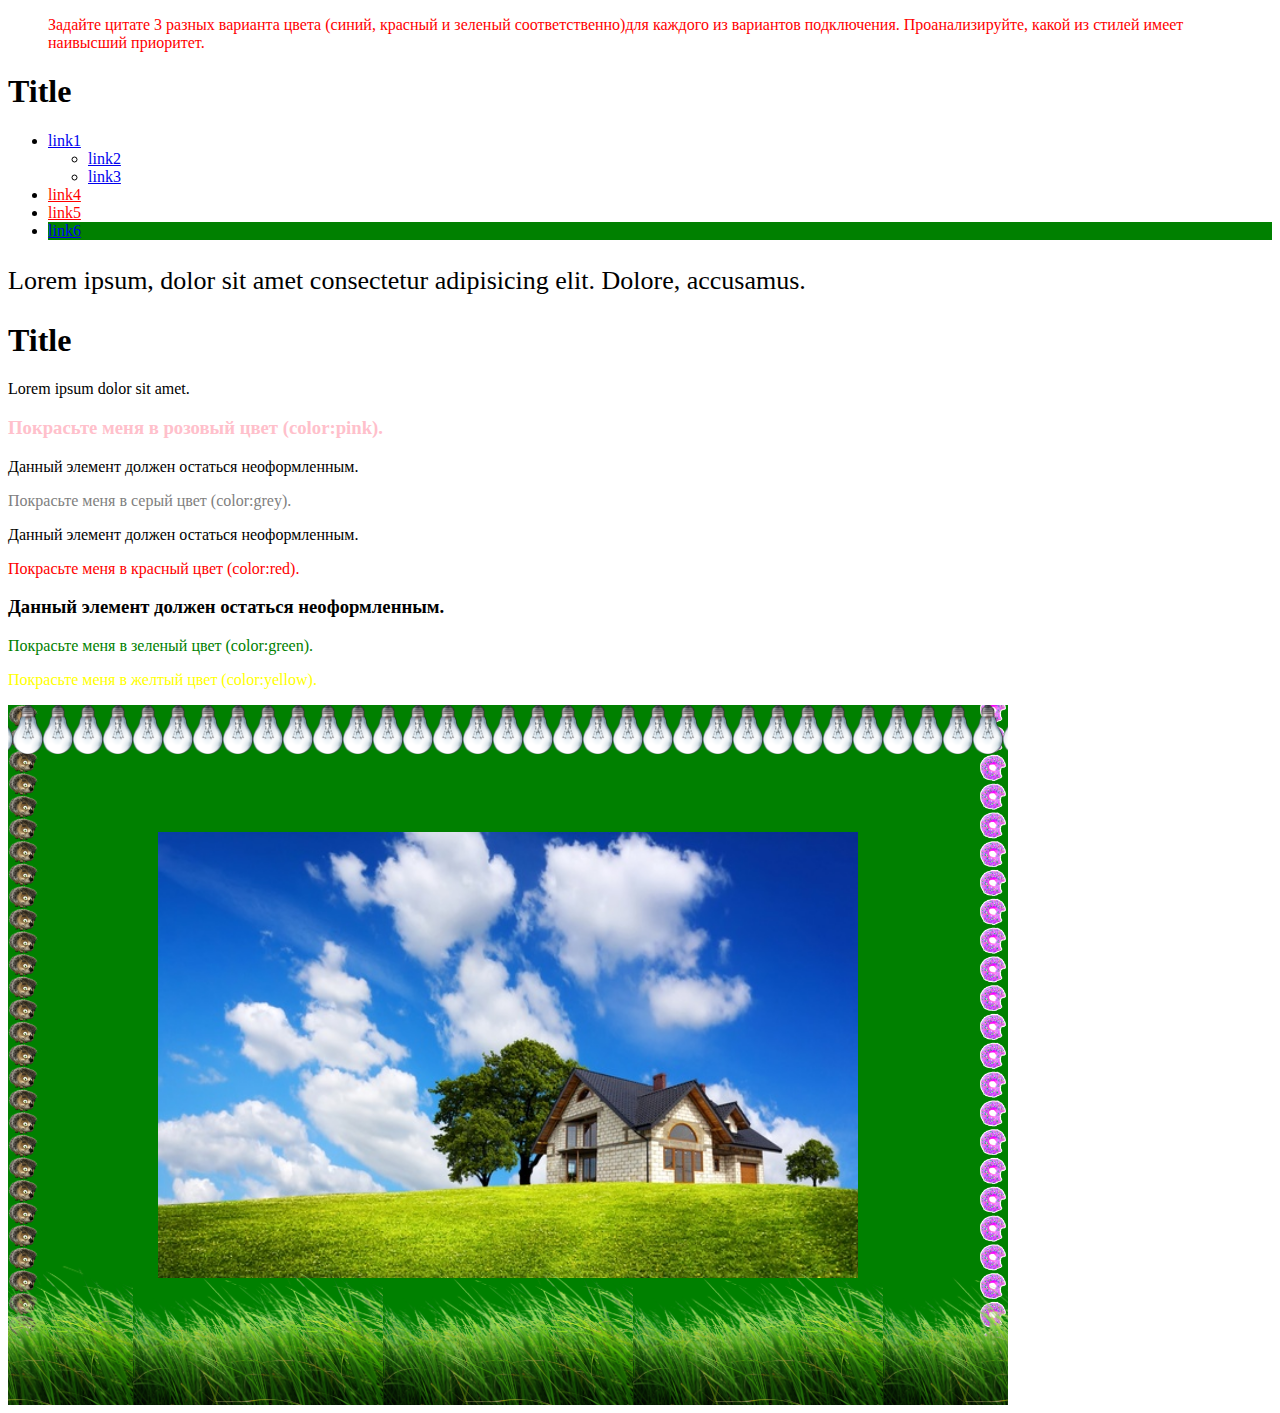
<file: HW2/Markup/index.html>
<!DOCTYPE html>
<html lang="en">

<head>
    <meta charset="UTF-8">
    <meta http-equiv="X-UA-Compatible" content="IE=edge">
    <meta name="viewport" content="width=device-width, initial-scale=1.0">
    <title>Document</title>
    <link rel="stylesheet" href="css/style.css">
    <style>
        blockquote {
            color: blue;
        }
    </style>
</head>

<body>
    <!-- задание 1 -->
    <blockquote style="color: red;">
        <p>Задайте цитате 3 разных варианта цвета (синий, красный и зеленый соответственно)для каждого из вариантов
            подключения. Проанализируйте, какой из стилей имеет наивысший приоритет.</p>
    </blockquote>
    <!-- задание 2 -->
    <div class="holder">
        <h1>Title</h1>
        <ul class="list">
            <li>
                <a href="#">link1</a>
                <ul>
                    <li><a href="#">link2</a></li>
                    <li><a href="#">link3</a></li>
                </ul>
            </li>
            <li><a href="https://www.youtube.com/">link4</a></li>
            <li><a href="https://validator.w3.org/">link5</a></li>
            <li><a href="#">link6</a></li>
        </ul>
        <p>Lorem ipsum, dolor sit amet consectetur adipisicing elit. Dolore, accusamus.</p>
        <h1>Title</h1>
        <p>Lorem ipsum dolor sit amet.</p>
    </div>
    <!-- задание 3 -->
    <div class="text-box">
        <h3>Покрасьте меня в розовый цвет (color:pink).</h3>
        <p>Данный элемент должен остаться неоформленным.</p>
        <p id='greycol'>Покрасьте меня в серый цвет (color:grey).</p>
        <div>Данный элемент должен остаться неоформленным.</div>
        <div>
            <p>Покрасьте меня в красный цвет (color:red).</p>
        </div>
        <h3>Данный элемент должен остаться неоформленным.</h3>
        <p>Покрасьте меня в зеленый цвет (color:green).</p>
        <p class='yellow'>Покрасьте меня в желтый цвет (color:yellow).</p>
    </div>
    <!-- задание 4 -->
    <div class="bg-box"></div>

</body>

</html>
</file>
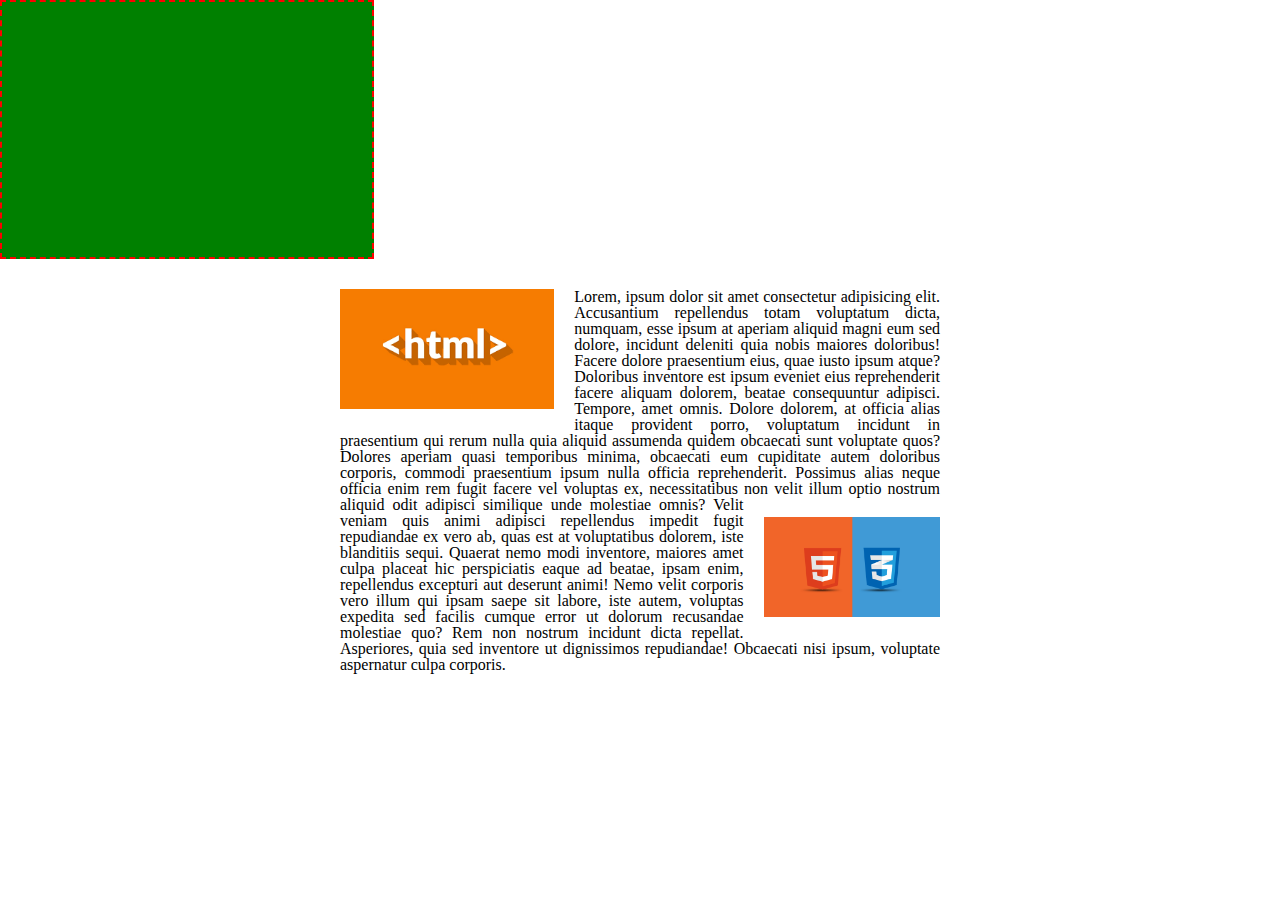
<file: HW3/Markup/index.html>
<!DOCTYPE html>
<html lang="en">
<head>
    <meta charset="UTF-8">
    <meta http-equiv="X-UA-Compatible" content="IE=edge">
    <meta name="viewport" content="width=device-width, initial-scale=1.0">
    <title>Document</title>
    <link rel="stylesheet" href="css/reset.css">
    <link rel="stylesheet" href="css/style.css">
</head>
<body>
    <div class="element"></div>
    <div class="text">
        <img src="images/img-01.png" alt="img-01">
        <p>Lorem, ipsum dolor sit amet consectetur adipisicing elit. Accusantium repellendus totam voluptatum dicta, numquam, esse ipsum at aperiam aliquid magni eum sed dolore, incidunt deleniti quia nobis maiores doloribus! Facere dolore praesentium eius, quae iusto ipsum atque? Doloribus inventore est ipsum eveniet eius reprehenderit facere aliquam dolorem, beatae consequuntur adipisci. Tempore, amet omnis. Dolore dolorem, at officia alias itaque provident porro, voluptatum incidunt in praesentium qui rerum nulla quia aliquid assumenda quidem obcaecati sunt voluptate quos? Dolores aperiam quasi temporibus minima, obcaecati eum cupiditate autem doloribus corporis, commodi praesentium ipsum nulla officia reprehenderit. Possimus alias neque officia enim rem fugit facere vel voluptas ex, necessitatibus non velit illum optio nostrum aliquid odit adipisci similique unde molestiae omnis? <img src="images/img-02.png" alt="img-02"> Velit veniam quis animi adipisci repellendus impedit fugit repudiandae ex vero ab, quas est at voluptatibus dolorem, iste blanditiis sequi. Quaerat nemo modi inventore, maiores amet culpa placeat hic perspiciatis eaque ad beatae, ipsam enim, repellendus excepturi aut deserunt animi! Nemo velit corporis vero illum qui ipsam saepe sit labore, iste autem, voluptas expedita sed facilis cumque error ut dolorum recusandae molestiae quo? Rem non nostrum incidunt dicta repellat. Asperiores, quia sed inventore ut dignissimos repudiandae! Obcaecati nisi ipsum, voluptate aspernatur culpa corporis.</p>
    </div>
</body>
</html>
</file>
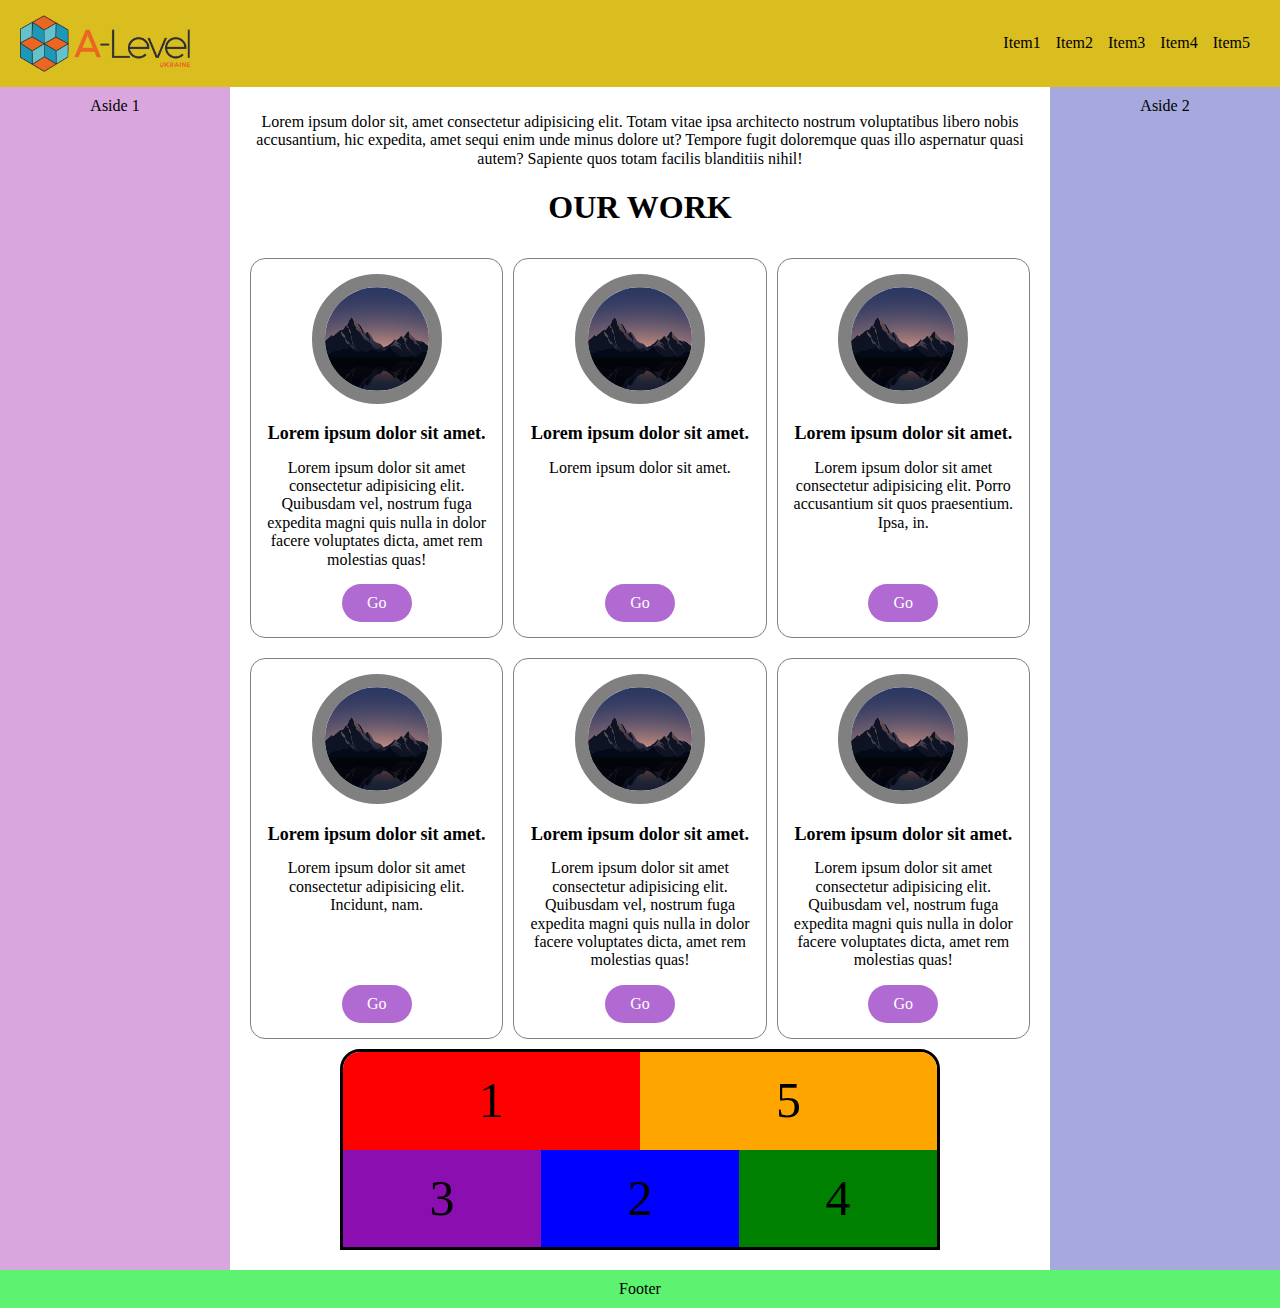
<file: HW5/Markup/index.html>
<!DOCTYPE html>
<html lang="en">
<head>
    <meta charset="UTF-8">
    <meta http-equiv="X-UA-Compatible" content="IE=edge">
    <meta name="viewport" content="width=device-width, initial-scale=1.0">
    <title>Document</title>
    <link rel="stylesheet" href="css/main.css">
</head>
<body>
    <div class="wrapper" id="wrapper">
        <header id="header">
            <div class="logo">
                <a href="#" class="logo__link">
                    <img class="logo__img" src="images/logo.png" alt="logo">
                </a>
            </div>
            <nav>
                <ul class="menu">
                    <li><a class="menu__nav" href="#">Item1</a></li>
                    <li><a class="menu__nav" href="#">Item2</a></li>
                    <li><a class="menu__nav" href="#">Item3</a></li>
                    <li><a class="menu__nav" href="#">Item4</a></li>
                    <li><a class="menu__nav" href="#">Item5</a></li>
                </ul>
            </nav>
        </header>
        <main id="main">
            <section class="content">
                <p>Lorem ipsum dolor sit, amet consectetur adipisicing elit. Totam vitae ipsa architecto nostrum voluptatibus libero nobis accusantium, hic expedita, amet sequi enim unde minus dolore ut? Tempore fugit doloremque quas illo aspernatur quasi autem? Sapiente quos totam facilis blanditiis nihil!</p>
                <h1>Our work</h1>
                <div class="cards">
                    <div class="cards__item">
                        <div class="card">
                            <div class="card__img-wrap">
                                <img class="card__img" src="images/card-logo.jpg" alt="card-logo">
                            </div>
                            <h2 class="card__title">Lorem ipsum dolor sit amet.</h2>
                            <div class="card__text">Lorem ipsum dolor sit amet consectetur adipisicing elit. Quibusdam vel, nostrum fuga expedita magni quis nulla in dolor facere voluptates dicta, amet rem molestias quas!</div>
                            <a href="#" class="card__btn">Go</a>
                        </div>
                    </div>
                    <div class="cards__item">
                        <div class="card">
                            <div class="card__img-wrap">
                                <img class="card__img" src="images/card-logo.jpg" alt="card-logo">
                            </div>
                            <h2 class="card__title">Lorem ipsum dolor sit amet.</h2>
                            <div class="card__text">Lorem ipsum dolor sit amet.</div>
                            <a href="#" class="card__btn">Go</a>
                        </div>
                    </div>
                    <div class="cards__item">
                        <div class="card">
                            <div class="card__img-wrap">
                                <img class="card__img" src="images/card-logo.jpg" alt="card-logo">
                            </div>
                            <h2 class="card__title">Lorem ipsum dolor sit amet.</h2>
                            <div class="card__text">Lorem ipsum dolor sit amet consectetur adipisicing elit. Porro accusantium sit quos praesentium. Ipsa, in.</div>
                            <a href="#" class="card__btn">Go</a>
                        </div>
                    </div>
                    <div class="cards__item">
                        <div class="card">
                            <div class="card__img-wrap">
                                <img class="card__img" src="images/card-logo.jpg" alt="card-logo">
                            </div>
                            <h2 class="card__title">Lorem ipsum dolor sit amet.</h2>
                            <div class="card__text">Lorem ipsum dolor sit amet consectetur adipisicing elit. Incidunt, nam.</div>
                            <a href="#" class="card__btn">Go</a>
                        </div>
                    </div>
                    <div class="cards__item">
                        <div class="card">
                            <div class="card__img-wrap">
                                <img class="card__img" src="images/card-logo.jpg" alt="card-logo">
                            </div>
                            <h2 class="card__title">Lorem ipsum dolor sit amet.</h2>
                            <div class="card__text">Lorem ipsum dolor sit amet consectetur adipisicing elit. Quibusdam vel, nostrum fuga expedita magni quis nulla in dolor facere voluptates dicta, amet rem molestias quas!</div>
                            <a href="#" class="card__btn">Go</a>
                        </div>
                    </div>
                    <div class="cards__item">
                        <div class="card">
                            <div class="card__img-wrap">
                                <img class="card__img" src="images/card-logo.jpg" alt="card-logo">
                            </div>
                            <h2 class="card__title">Lorem ipsum dolor sit amet.</h2>
                            <div class="card__text">Lorem ipsum dolor sit amet consectetur adipisicing elit. Quibusdam vel, nostrum fuga expedita magni quis nulla in dolor facere voluptates dicta, amet rem molestias quas!</div>
                            <a href="#" class="card__btn">Go</a>
                        </div>
                    </div>
                </div>
                <!-- задание 3 -->
                <div class="holder">
                    <div class="item">1</div>
                    <div class="item">2</div>
                    <div class="item">3</div>
                    <div class="item">4</div>
                    <div class="item">5</div>
                </div>
            </section>
            <aside class="sidebar">Aside 1</aside>
            <aside class="sidebar">Aside 2</aside>
        </main>
        <footer id="footer">Footer</footer>
    </div>
</body>
</html>
</file>
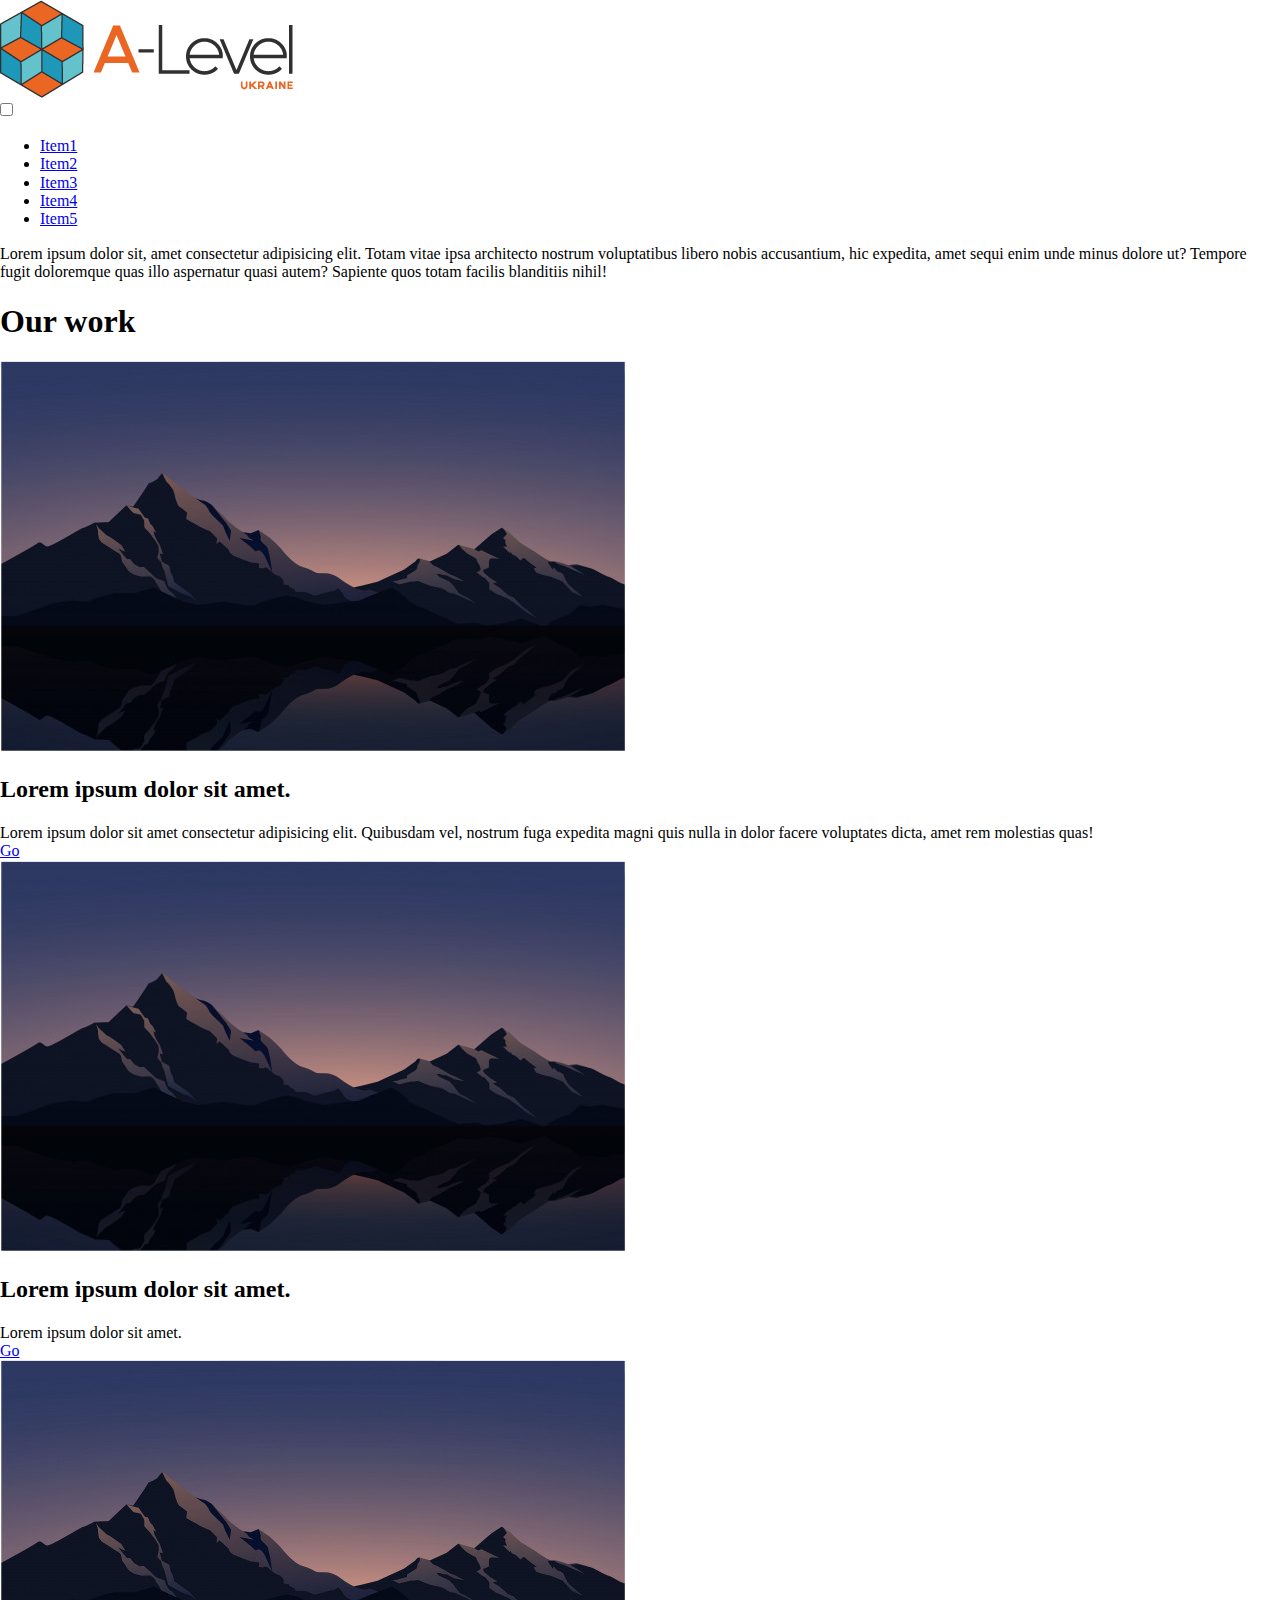
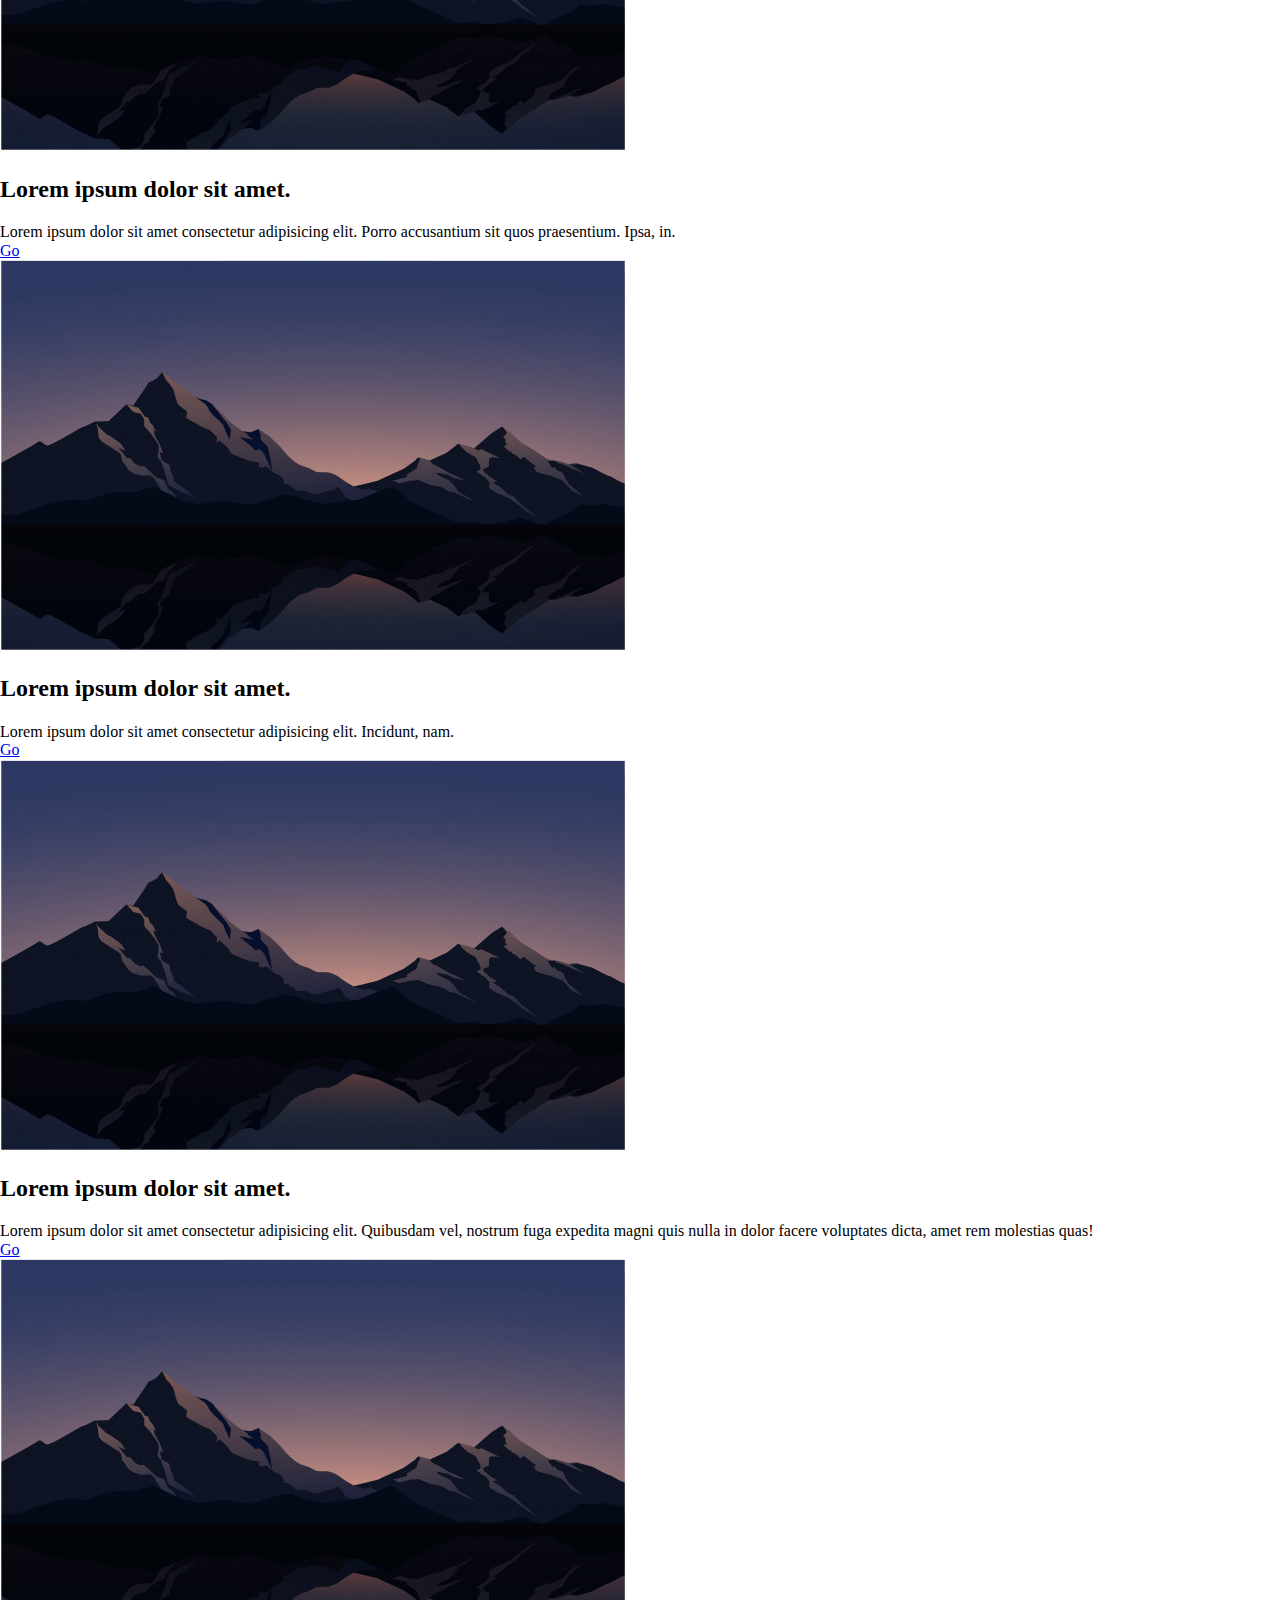
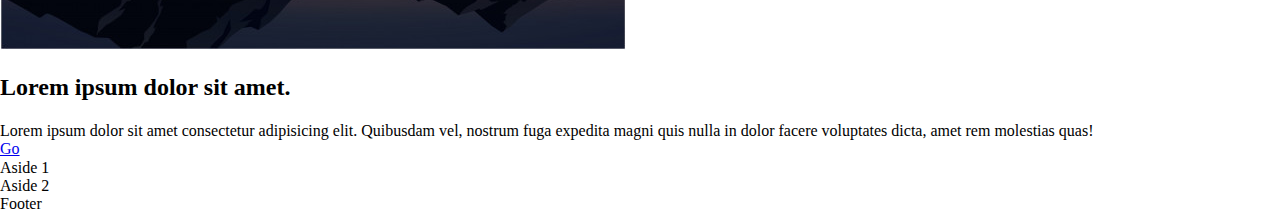
<file: HW6/Markup/index.html>
<!DOCTYPE html>
<html lang="en">
<head>
    <meta charset="UTF-8">
    <meta http-equiv="X-UA-Compatible" content="IE=edge">
    <meta name="viewport" content="width=device-width, initial-scale=1.0">
    <title>Document</title>
    <link rel="stylesheet" href="css/main.css">
</head>
<body>
    <div class="wrapper" id="wrapper">
        <header id="header">
            <div class="logo">
                <a href="#" class="logo__link">
                    <img class="logo__img" src="images/logo.png" alt="logo">
                </a>
            </div>
            <nav>
                <input id="opener-menu" type="checkbox">
                <label class="opener-menu" for="opener-menu">
                    <span></span>
                </label>
                <ul class="menu">
                    <li><a class="menu__nav" href="#">Item1</a></li>
                    <li><a class="menu__nav" href="#">Item2</a></li>
                    <li><a class="menu__nav" href="#">Item3</a></li>
                    <li><a class="menu__nav" href="#">Item4</a></li>
                    <li><a class="menu__nav" href="#">Item5</a></li>
                </ul>
            </nav>
        </header>
        <main id="main">
            <section class="content">
                <p>Lorem ipsum dolor sit, amet consectetur adipisicing elit. Totam vitae ipsa architecto nostrum voluptatibus libero nobis accusantium, hic expedita, amet sequi enim unde minus dolore ut? Tempore fugit doloremque quas illo aspernatur quasi autem? Sapiente quos totam facilis blanditiis nihil!</p>
                <h1>Our work</h1>
                <div class="cards">
                    <div class="cards__item">
                        <div class="card">
                            <div class="card__img-wrap">
                                <img class="card__img" src="images/card-logo.jpg" alt="card-logo">
                            </div>
                            <h2 class="card__title">Lorem ipsum dolor sit amet.</h2>
                            <div class="card__text">Lorem ipsum dolor sit amet consectetur adipisicing elit. Quibusdam vel, nostrum fuga expedita magni quis nulla in dolor facere voluptates dicta, amet rem molestias quas!</div>
                            <a href="#" class="card__btn">Go</a>
                        </div>
                    </div>
                    <div class="cards__item">
                        <div class="card">
                            <div class="card__img-wrap">
                                <img class="card__img" src="images/card-logo.jpg" alt="card-logo">
                            </div>
                            <h2 class="card__title">Lorem ipsum dolor sit amet.</h2>
                            <div class="card__text">Lorem ipsum dolor sit amet.</div>
                            <a href="#" class="card__btn">Go</a>
                        </div>
                    </div>
                    <div class="cards__item">
                        <div class="card">
                            <div class="card__img-wrap">
                                <img class="card__img" src="images/card-logo.jpg" alt="card-logo">
                            </div>
                            <h2 class="card__title">Lorem ipsum dolor sit amet.</h2>
                            <div class="card__text">Lorem ipsum dolor sit amet consectetur adipisicing elit. Porro accusantium sit quos praesentium. Ipsa, in.</div>
                            <a href="#" class="card__btn">Go</a>
                        </div>
                    </div>
                    <div class="cards__item">
                        <div class="card">
                            <div class="card__img-wrap">
                                <img class="card__img" src="images/card-logo.jpg" alt="card-logo">
                            </div>
                            <h2 class="card__title">Lorem ipsum dolor sit amet.</h2>
                            <div class="card__text">Lorem ipsum dolor sit amet consectetur adipisicing elit. Incidunt, nam.</div>
                            <a href="#" class="card__btn">Go</a>
                        </div>
                    </div>
                    <div class="cards__item">
                        <div class="card">
                            <div class="card__img-wrap">
                                <img class="card__img" src="images/card-logo.jpg" alt="card-logo">
                            </div>
                            <h2 class="card__title">Lorem ipsum dolor sit amet.</h2>
                            <div class="card__text">Lorem ipsum dolor sit amet consectetur adipisicing elit. Quibusdam vel, nostrum fuga expedita magni quis nulla in dolor facere voluptates dicta, amet rem molestias quas!</div>
                            <a href="#" class="card__btn">Go</a>
                        </div>
                    </div>
                    <div class="cards__item">
                        <div class="card">
                            <div class="card__img-wrap">
                                <img class="card__img" src="images/card-logo.jpg" alt="card-logo">
                            </div>
                            <h2 class="card__title">Lorem ipsum dolor sit amet.</h2>
                            <div class="card__text">Lorem ipsum dolor sit amet consectetur adipisicing elit. Quibusdam vel, nostrum fuga expedita magni quis nulla in dolor facere voluptates dicta, amet rem molestias quas!</div>
                            <a href="#" class="card__btn">Go</a>
                        </div>
                    </div>
                </div>
            </section>
            <aside class="sidebar">Aside 1</aside>
            <aside class="sidebar">Aside 2</aside>
        </main>
        <footer id="footer">Footer</footer>
    </div>
</body>
</html>
</file>
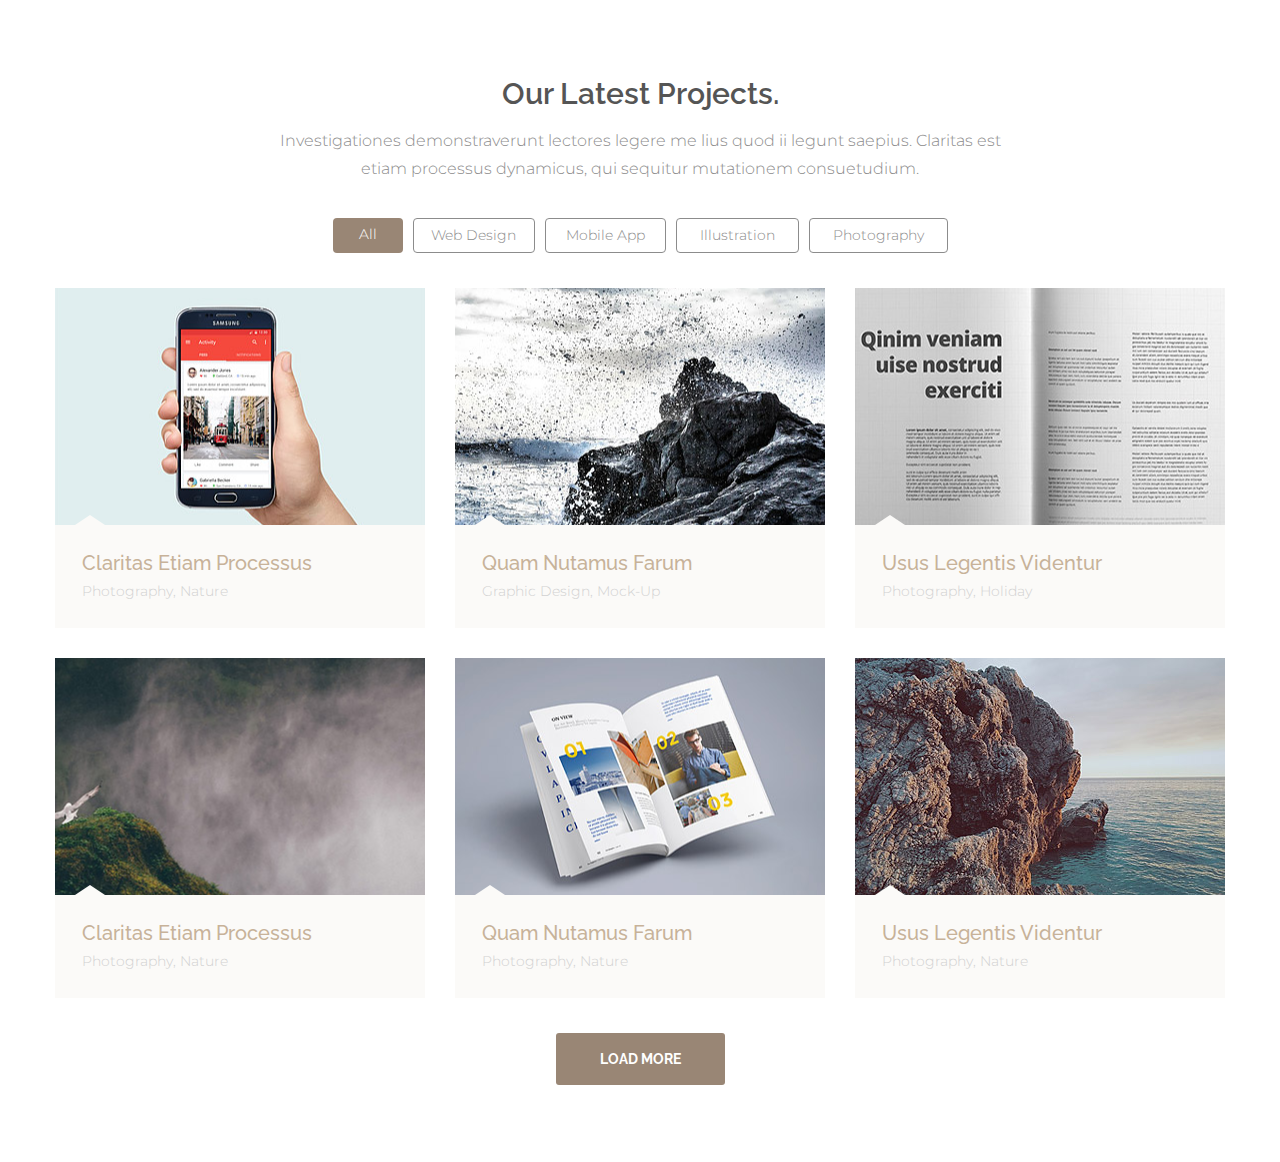
<file: HW6/Markup_task3/index.html>
<!DOCTYPE html>
<html lang="en">
<head>
    <meta charset="UTF-8">
    <meta http-equiv="X-UA-Compatible" content="IE=edge">
    <meta name="viewport" content="width=device-width, initial-scale=1.0">
    <title>Document</title>
    <link href="https://fonts.googleapis.com/css2?family=Montserrat:wght@300;400;500;600;700&family=Raleway:wght@300;400;600;700&display=swap" rel="stylesheet">
    <link rel="stylesheet" href="css/main.css">
</head>
<body>
    <div class="wrapper" id="wrapper">
        <section class="section">
            <div class="container">
                <div class="head">
                    <h1 class="head__title">Our Latest Projects.</h1>
                    <div class="head__text">
                        <p>Investigationes demonstraverunt lectores legere me lius quod ii legunt saepius. Claritas est etiam processus dynamicus, qui sequitur mutationem consuetudium.</p>
                    </div>
                </div>
                <div class="navigation">
                    <div class="navigation__btn navigation__btn--active">
                        <a href="#" class="navigation__title">All</a>
                    </div>
                    <div class="navigation__btn">
                        <a href="#" class="navigation__title">Web Design</a>
                    </div>
                    <div class="navigation__btn">
                        <a href="#" class="navigation__title">Mobile App</a>
                    </div>
                    <div class="navigation__btn">
                        <a href="#" class="navigation__title">Illustration</a>
                    </div>
                    <div class="navigation__btn">
                        <a href="#" class="navigation__title">Photography</a>
                    </div>
                </div>
                <div class="cards">
                    <div class="card">
                        <div class="card__photo">
                            <img class="card__img" src="images/card-01.jpg" alt="card-01">
                            <div class="card__icons">
                                <div class="card__link">
                                    <img src="images/link.png" alt="link">
                                </div>
                                <div class="card__zoom">
                                    <img src="images/lupa.png" alt="lupa">
                                </div>
                            </div>
                        </div>
                        <div class="card__name">
                            <div class="card__title">Claritas Etiam Processus</div> 
                            <div class="card__text">Photography, Nature</div> 
                        </div>
                    </div>
                    <div class="card">
                        <div class="card__photo">
                            <img class="card__img" src="images/card-02.jpg" alt="card-02">
                            <div class="card__icons">
                                <div class="card__link">
                                    <img src="images/link.png" alt="link">
                                </div>
                                <div class="card__zoom">
                                    <img src="images/lupa.png" alt="lupa">
                                </div>
                            </div>
                        </div>
                        <div class="card__name">
                            <div class="card__title">Quam Nutamus Farum</div> 
                            <div class="card__text">Graphic Design, Mock-Up</div> 
                        </div>
                    </div>
                    <div class="card">
                        <div class="card__photo">
                            <img class="card__img" src="images/card-03.jpg" alt="card-03">
                            <div class="card__icons">
                                <div class="card__link">
                                    <img src="images/link.png" alt="link">
                                </div>
                                <div class="card__zoom">
                                    <img src="images/lupa.png" alt="lupa">
                                </div>
                            </div>
                        </div>
                        <div class="card__name">
                            <div class="card__title">Usus Legentis Videntur</div> 
                            <div class="card__text">Photography, Holiday</div> 
                        </div>
                    </div>
                    <div class="card">
                        <div class="card__photo">
                            <img class="card__img" src="images/card-04.jpg" alt="card-04">
                            <div class="card__icons">
                                <div class="card__link">
                                    <img src="images/link.png" alt="link">
                                </div>
                                <div class="card__zoom">
                                    <img src="images/lupa.png" alt="lupa">
                                </div>
                            </div>
                        </div>
                        <div class="card__name">
                            <div class="card__title">Claritas Etiam Processus</div> 
                            <div class="card__text">Photography, Nature</div> 
                        </div>
                    </div>
                    <div class="card">
                        <div class="card__photo">
                            <img class="card__img" src="images/card-05.jpg" alt="card-05">
                            <div class="card__icons">
                                <div class="card__link">
                                    <img src="images/link.png" alt="link">
                                </div>
                                <div class="card__zoom">
                                    <img src="images/lupa.png" alt="lupa">
                                </div>
                            </div>
                        </div>
                        <div class="card__name">
                            <div class="card__title">Quam Nutamus Farum</div> 
                            <div class="card__text">Photography, Nature</div> 
                        </div>
                    </div>
                    <div class="card">
                        <div class="card__photo">
                            <img class="card__img" src="images/card-06.jpg" alt="card-06">
                            <div class="card__icons">
                                <div class="card__link">
                                    <img src="images/link.png" alt="link">
                                </div>
                                <div class="card__zoom">
                                    <img src="images/lupa.png" alt="zoom">
                                </div>
                            </div>
                        </div>
                        <div class="card__name">
                            <div class="card__title">Usus Legentis Videntur</div> 
                            <div class="card__text">Photography, Nature</div> 
                        </div>
                    </div>
                </div>
                <div class="button">
                    <a href="#" class="btn">Load more</a>
                </div>
            </div>
        </section>
    </div>
</body>
</html>
</file>
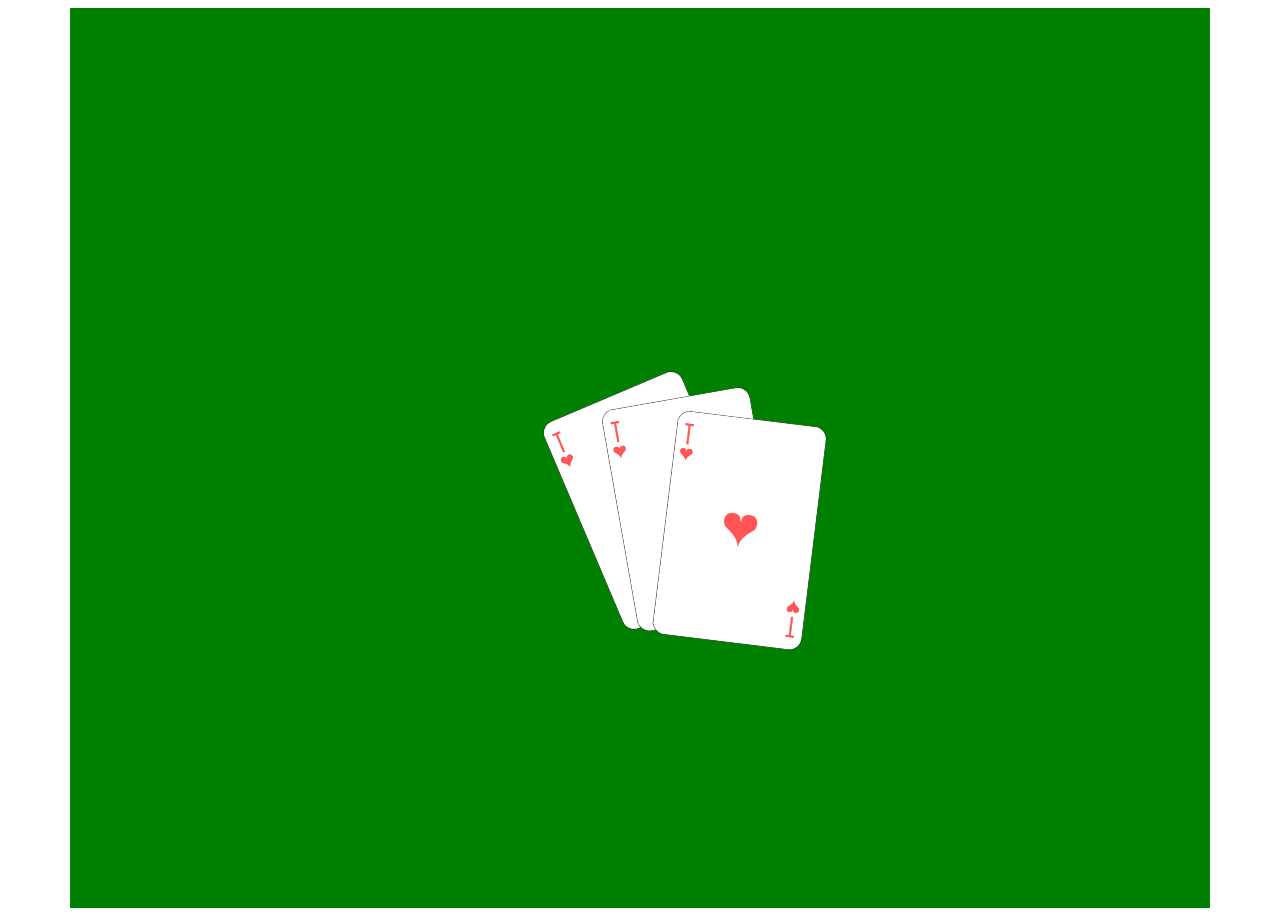
<file: HW4/1task/index2.html>
<!DOCTYPE html>
<html lang="en">

<head>
    <meta charset="UTF-8">
    <meta http-equiv="X-UA-Compatible" content="IE=edge">
    <meta name="viewport" content="width=device-width, initial-scale=1.0">
    <title>Document</title>
    <link rel="stylesheet" href="style.css">
</head>
<body>
    <div class="container">
        <div class="cards">
            <div class="cards__item">
                <img class="cards__img" src="images/card.png" alt="">
            </div>
            <div class="cards__item">
                <img class="cards__img" src="images/card.png" alt="">
            </div>
            <div class="cards__item">
                <img class="cards__img" src="images/card.png" alt="">
            </div>
        </div>
    </div>
</body>
</html>
</file>
<file: HW2/Markup/css/style.css>
blockquote {
    color: green;
}

a[href^="https://"] {
    color:red;
}

.list > li:last-child {
    background: green;
}
ul + p {
    font-size: 26px;
}

.text-box > h3:first-child {
    color: pink;
}

#greycol {
    color: grey;
}

.text-box > div > p {
    color: red;
}

.text-box > p:nth-child(2n + 1) {
    color: green;
}

.yellow {
    color: yellow;
}

.bg-box {
    width: 1000px;
    height: 700px;
    background-color: green;
    background-image: url("../images/lamp.png"),
    url("../images/grass.png"),
    url("../images/house.jpg"),
    url("../images/donuts.png"),
    url("../images/animal.png"); 
    background-repeat: repeat-x, repeat-x, no-repeat, repeat-y, repeat-y;
    background-size: 30px, 250px, 700px, 30px, 30px;
    background-position: top, bottom, center, right, left;
}
</file>
<file: HW3/Markup/css/style.css>
.element {
    width: 350px;
    height: 220px;
    padding: 15px 10px 20px;
    margin-bottom: 30px;
    border: 2px dashed red;
    background-color: green;
}

.text {
    margin: 0 auto;
    max-width: 600px;
    text-align: justify;
}

.text > img {
    float: left;
    height: 120px;
    margin: 0 20px 10px 0;
}

p > img {
    float: right;
    max-height: 100px;
    margin: 20px 0 10px 20px;
}
</file>
<file: HW6/Markup_task3/css/main.css>
.card__img, .card__icons {
  top: 50%;
  left: 50%;
  -webkit-transform: translate(-50%, -50%);
          transform: translate(-50%, -50%);
}

*,
*:after,
*:before {
  -webkit-box-sizing: border-box;
          box-sizing: border-box;
}

/*! normalize.css v8.0.1 | MIT License | github.com/necolas/normalize.css */
/* Document
   ========================================================================== */
/**
 * 1. Correct the line height in all browsers.
 * 2. Prevent adjustments of font size after orientation changes in iOS.
 */
html {
  line-height: 1.15;
  /* 1 */
  -webkit-text-size-adjust: 100%;
  /* 2 */
}

/* Sections
     ========================================================================== */
/**
   * Remove the margin in all browsers.
   */
body {
  margin: 0;
}

/**
   * Render the `main` element consistently in IE.
   */
main {
  display: block;
}

/**
   * Correct the font size and margin on `h1` elements within `section` and
   * `article` contexts in Chrome, Firefox, and Safari.
   */
h1 {
  font-size: 2em;
  margin: 0.67em 0;
}

/* Grouping content
     ========================================================================== */
/**
   * 1. Add the correct box sizing in Firefox.
   * 2. Show the overflow in Edge and IE.
   */
hr {
  -webkit-box-sizing: content-box;
          box-sizing: content-box;
  /* 1 */
  height: 0;
  /* 1 */
  overflow: visible;
  /* 2 */
}

/**
   * 1. Correct the inheritance and scaling of font size in all browsers.
   * 2. Correct the odd `em` font sizing in all browsers.
   */
pre {
  font-family: monospace, monospace;
  /* 1 */
  font-size: 1em;
  /* 2 */
}

/* Text-level semantics
     ========================================================================== */
/**
   * Remove the gray background on active links in IE 10.
   */
a {
  background-color: transparent;
}

/**
   * 1. Remove the bottom border in Chrome 57-
   * 2. Add the correct text decoration in Chrome, Edge, IE, Opera, and Safari.
   */
abbr[title] {
  border-bottom: none;
  /* 1 */
  text-decoration: underline;
  /* 2 */
  -webkit-text-decoration: underline dotted;
          text-decoration: underline dotted;
  /* 2 */
}

/**
   * Add the correct font weight in Chrome, Edge, and Safari.
   */
b,
strong {
  font-weight: bolder;
}

/**
   * 1. Correct the inheritance and scaling of font size in all browsers.
   * 2. Correct the odd `em` font sizing in all browsers.
   */
code,
kbd,
samp {
  font-family: monospace, monospace;
  /* 1 */
  font-size: 1em;
  /* 2 */
}

/**
   * Add the correct font size in all browsers.
   */
small {
  font-size: 80%;
}

/**
   * Prevent `sub` and `sup` elements from affecting the line height in
   * all browsers.
   */
sub,
sup {
  font-size: 75%;
  line-height: 0;
  position: relative;
  vertical-align: baseline;
}

sub {
  bottom: -0.25em;
}

sup {
  top: -0.5em;
}

/* Embedded content
     ========================================================================== */
/**
   * Remove the border on images inside links in IE 10.
   */
img {
  border-style: none;
}

/* Forms
     ========================================================================== */
/**
   * 1. Change the font styles in all browsers.
   * 2. Remove the margin in Firefox and Safari.
   */
button,
input,
optgroup,
select,
textarea {
  font-family: inherit;
  /* 1 */
  font-size: 100%;
  /* 1 */
  line-height: 1.15;
  /* 1 */
  margin: 0;
  /* 2 */
}

/**
   * Show the overflow in IE.
   * 1. Show the overflow in Edge.
   */
button,
input {
  /* 1 */
  overflow: visible;
}

/**
   * Remove the inheritance of text transform in Edge, Firefox, and IE.
   * 1. Remove the inheritance of text transform in Firefox.
   */
button,
select {
  /* 1 */
  text-transform: none;
}

/**
   * Correct the inability to style clickable types in iOS and Safari.
   */
button,
[type="button"],
[type="reset"],
[type="submit"] {
  -webkit-appearance: button;
}

/**
   * Remove the inner border and padding in Firefox.
   */
button::-moz-focus-inner,
[type="button"]::-moz-focus-inner,
[type="reset"]::-moz-focus-inner,
[type="submit"]::-moz-focus-inner {
  border-style: none;
  padding: 0;
}

/**
   * Restore the focus styles unset by the previous rule.
   */
button:-moz-focusring,
[type="button"]:-moz-focusring,
[type="reset"]:-moz-focusring,
[type="submit"]:-moz-focusring {
  outline: 1px dotted ButtonText;
}

/**
   * Correct the padding in Firefox.
   */
fieldset {
  padding: 0.35em 0.75em 0.625em;
}

/**
   * 1. Correct the text wrapping in Edge and IE.
   * 2. Correct the color inheritance from `fieldset` elements in IE.
   * 3. Remove the padding so developers are not caught out when they zero out
   *    `fieldset` elements in all browsers.
   */
legend {
  -webkit-box-sizing: border-box;
          box-sizing: border-box;
  /* 1 */
  color: inherit;
  /* 2 */
  display: table;
  /* 1 */
  max-width: 100%;
  /* 1 */
  padding: 0;
  /* 3 */
  white-space: normal;
  /* 1 */
}

/**
   * Add the correct vertical alignment in Chrome, Firefox, and Opera.
   */
progress {
  vertical-align: baseline;
}

/**
   * Remove the default vertical scrollbar in IE 10+.
   */
textarea {
  overflow: auto;
}

/**
   * 1. Add the correct box sizing in IE 10.
   * 2. Remove the padding in IE 10.
   */
[type="checkbox"],
[type="radio"] {
  -webkit-box-sizing: border-box;
          box-sizing: border-box;
  /* 1 */
  padding: 0;
  /* 2 */
}

/**
   * Correct the cursor style of increment and decrement buttons in Chrome.
   */
[type="number"]::-webkit-inner-spin-button,
[type="number"]::-webkit-outer-spin-button {
  height: auto;
}

/**
   * 1. Correct the odd appearance in Chrome and Safari.
   * 2. Correct the outline style in Safari.
   */
[type="search"] {
  -webkit-appearance: textfield;
  /* 1 */
  outline-offset: -2px;
  /* 2 */
}

/**
   * Remove the inner padding in Chrome and Safari on macOS.
   */
[type="search"]::-webkit-search-decoration {
  -webkit-appearance: none;
}

/**
   * 1. Correct the inability to style clickable types in iOS and Safari.
   * 2. Change font properties to `inherit` in Safari.
   */
::-webkit-file-upload-button {
  -webkit-appearance: button;
  /* 1 */
  font: inherit;
  /* 2 */
}

/* Interactive
     ========================================================================== */
/*
   * Add the correct display in Edge, IE 10+, and Firefox.
   */
details {
  display: block;
}

/*
   * Add the correct display in all browsers.
   */
summary {
  display: list-item;
}

/* Misc
     ========================================================================== */
/**
   * Add the correct display in IE 10+.
   */
template {
  display: none;
}

/**
   * Add the correct display in IE 10.
   */
[hidden] {
  display: none;
}

#wrapper {
  overflow: hidden;
  width: 100%;
}

.section {
  margin: 77px 0;
  padding: 0 10px;
}

.container {
  max-width: 1170px;
  margin: 0 auto;
  width: 100%;
}

.head {
  text-align: center;
}

.head__title {
  font-family: "Raleway", sans-serif;
  font-weight: 600;
  font-size: 30px;
  margin: 0 0 15px;
  color: #555555;
}

.head__text {
  font-family: "Montserrat", sans-serif;
  font-weight: 300;
  font-size: 16px;
  color: #8c8c8c;
  line-height: 1.75;
  margin: 0 auto;
}

@media (min-width: 768px) {
  .head__text {
    width: 770px;
  }
}

.head__text > p {
  margin: 0;
}

.navigation {
  display: -webkit-box;
  display: -ms-flexbox;
  display: flex;
  -ms-flex-wrap: wrap;
      flex-wrap: wrap;
  -webkit-box-pack: center;
      -ms-flex-pack: center;
          justify-content: center;
  margin: 35px 0;
}

.navigation__btn {
  padding: 6px 23px;
  border: 1px solid #8c8c8c;
  border-radius: 4px;
  font-family: "Montserrat", sans-serif;
  font-size: 14px;
  line-height: 1.5;
  color: #8c8c8c;
  font-weight: 300;
  margin: 0 10px 10px 0;
}

@media (min-width: 768px) {
  .navigation__btn {
    margin-bottom: 0;
    -webkit-transition: all 0.5s;
    transition: all 0.5s;
  }
}

.navigation__btn:first-child {
  padding: 6px 26px;
}

.navigation__btn:nth-child(2) {
  padding: 6px 18px 6px 17px;
}

.navigation__btn:nth-child(3) {
  padding: 6px 20px;
}

.navigation__btn:last-child {
  margin-right: 0;
}

.navigation__btn:hover {
  background-color: #695a4c;
  color: #fff;
}

.navigation__btn--active {
  background-color: #998675;
  color: #fff;
  border: 0;
}

.navigation__title {
  text-decoration: none;
  color: inherit;
}

.cards {
  display: -webkit-box;
  display: -ms-flexbox;
  display: flex;
  -ms-flex-wrap: wrap;
      flex-wrap: wrap;
  margin: 0 -15px 5px;
  -webkit-box-pack: center;
      -ms-flex-pack: center;
          justify-content: center;
}

.card {
  padding: 0 15px 30px;
}

@media (min-width: 480px) {
  .card {
    width: 50%;
  }
}

@media (min-width: 768px) {
  .card {
    width: calc(100% / 3);
  }
}

.card:hover .card__img {
  opacity: 0.2;
  cursor: pointer;
}

.card:hover .card__name {
  background-color: #362f2d;
}

.card:hover .card__name::before {
  opacity: 0;
}

.card:hover .card__title {
  color: #fff;
}

.card:hover .card__text {
  color: #c7b299;
}

.card:hover .card__icons {
  opacity: 1;
}

.card__photo {
  position: relative;
  height: 237px;
  overflow: hidden;
  background: #2f2f2f;
}

.card__img {
  position: absolute;
  display: block;
  height: auto;
  -webkit-transition: opacity 0.5s;
  transition: opacity 0.5s;
}

.card__name {
  position: relative;
  background-color: #fbfaf8;
  padding: 27px;
  -webkit-transition: background-color 0.5s;
  transition: background-color 0.5s;
}

.card__name:before {
  content: '';
  position: absolute;
  bottom: 100%;
  left: 20px;
  width: 0;
  height: 0;
  border-style: solid;
  border-width: 0 15px 10px 15px;
  border-color: transparent transparent #fbfaf8 transparent;
  -webkit-transition: opacity .2s linear;
  transition: opacity .2s linear;
}

.card__title {
  font-family: "Raleway", sans-serif;
  font-size: 20px;
  font-weight: 500;
  text-transform: capitalize;
  color: #c7b299;
  margin-bottom: 6px;
  -webkit-transition: color 0.5s;
  transition: color 0.5s;
}

.card__text {
  font-family: "Montserrat", sans-serif;
  font-size: 14px;
  line-height: 1.43;
  font-weight: 300;
  color: #d1d1d1;
  -webkit-transition: color 0.5s;
  transition: color 0.5s;
}

.card__icons {
  display: -webkit-box;
  display: -ms-flexbox;
  display: flex;
  width: 75px;
  -webkit-box-pack: justify;
      -ms-flex-pack: justify;
          justify-content: space-between;
  position: absolute;
  z-index: 2;
  opacity: 0;
  -webkit-transition: opacity 0.5s;
  transition: opacity 0.5s;
}

.button {
  text-align: center;
}

.btn {
  display: inline-block;
  text-decoration: none;
  color: #fff;
  padding: 15px 44px;
  text-transform: uppercase;
  font-size: 14px;
  font-weight: 700;
  font-family: "Raleway", sans-serif;
  line-height: 1.64;
  background-color: #998675;
  border-radius: 3px;
  -webkit-transition: background-color 0.5s;
  transition: background-color 0.5s;
}

.btn:hover {
  background-color: #695a4c;
}
/*# sourceMappingURL=main.css.map */
</file>
<file: HW4/1task/style.css>
*,
*::before,
*::after {
    box-sizing: border-box;
}

.container {
    background-color: green;
    height: 100vh;
    margin: 0 auto;
    max-width: 1140px;
    position: relative;
}

.cards__item {
    position: absolute;
    left: 50%;
    top: 400px;
    transform-origin: left bottom;
    transform: rotate(-10deg);
    transition: top .5s linear;
}

.cards__item:hover {
    top: 380px;
}

.cards__item:last-child {
    transform: rotate(7deg);
    left: 51%;
}

.cards__item:first-child {
    transform: rotate(-23deg);
    left: 49%;
}

.cards__img {
    width: 150px;
    display: inline-block;
}
</file>
<file: HW5/Markup/css/main.css>
.menu {
  margin: 0;
  padding: 0;
  list-style: none;
}

*,
*:after,
*:before {
  -webkit-box-sizing: border-box;
          box-sizing: border-box;
}

/*! normalize.css v8.0.1 | MIT License | github.com/necolas/normalize.css */
/* Document
   ========================================================================== */
/**
 * 1. Correct the line height in all browsers.
 * 2. Prevent adjustments of font size after orientation changes in iOS.
 */
html {
  line-height: 1.15;
  /* 1 */
  -webkit-text-size-adjust: 100%;
  /* 2 */
}

/* Sections
     ========================================================================== */
/**
   * Remove the margin in all browsers.
   */
body {
  margin: 0;
}

/**
   * Render the `main` element consistently in IE.
   */
main {
  display: block;
}

/**
   * Correct the font size and margin on `h1` elements within `section` and
   * `article` contexts in Chrome, Firefox, and Safari.
   */
h1 {
  font-size: 2em;
  margin: 0.67em 0;
}

/* Grouping content
     ========================================================================== */
/**
   * 1. Add the correct box sizing in Firefox.
   * 2. Show the overflow in Edge and IE.
   */
hr {
  -webkit-box-sizing: content-box;
          box-sizing: content-box;
  /* 1 */
  height: 0;
  /* 1 */
  overflow: visible;
  /* 2 */
}

/**
   * 1. Correct the inheritance and scaling of font size in all browsers.
   * 2. Correct the odd `em` font sizing in all browsers.
   */
pre {
  font-family: monospace, monospace;
  /* 1 */
  font-size: 1em;
  /* 2 */
}

/* Text-level semantics
     ========================================================================== */
/**
   * Remove the gray background on active links in IE 10.
   */
a {
  background-color: transparent;
}

/**
   * 1. Remove the bottom border in Chrome 57-
   * 2. Add the correct text decoration in Chrome, Edge, IE, Opera, and Safari.
   */
abbr[title] {
  border-bottom: none;
  /* 1 */
  text-decoration: underline;
  /* 2 */
  -webkit-text-decoration: underline dotted;
          text-decoration: underline dotted;
  /* 2 */
}

/**
   * Add the correct font weight in Chrome, Edge, and Safari.
   */
b,
strong {
  font-weight: bolder;
}

/**
   * 1. Correct the inheritance and scaling of font size in all browsers.
   * 2. Correct the odd `em` font sizing in all browsers.
   */
code,
kbd,
samp {
  font-family: monospace, monospace;
  /* 1 */
  font-size: 1em;
  /* 2 */
}

/**
   * Add the correct font size in all browsers.
   */
small {
  font-size: 80%;
}

/**
   * Prevent `sub` and `sup` elements from affecting the line height in
   * all browsers.
   */
sub,
sup {
  font-size: 75%;
  line-height: 0;
  position: relative;
  vertical-align: baseline;
}

sub {
  bottom: -0.25em;
}

sup {
  top: -0.5em;
}

/* Embedded content
     ========================================================================== */
/**
   * Remove the border on images inside links in IE 10.
   */
img {
  border-style: none;
}

/* Forms
     ========================================================================== */
/**
   * 1. Change the font styles in all browsers.
   * 2. Remove the margin in Firefox and Safari.
   */
button,
input,
optgroup,
select,
textarea {
  font-family: inherit;
  /* 1 */
  font-size: 100%;
  /* 1 */
  line-height: 1.15;
  /* 1 */
  margin: 0;
  /* 2 */
}

/**
   * Show the overflow in IE.
   * 1. Show the overflow in Edge.
   */
button,
input {
  /* 1 */
  overflow: visible;
}

/**
   * Remove the inheritance of text transform in Edge, Firefox, and IE.
   * 1. Remove the inheritance of text transform in Firefox.
   */
button,
select {
  /* 1 */
  text-transform: none;
}

/**
   * Correct the inability to style clickable types in iOS and Safari.
   */
button,
[type="button"],
[type="reset"],
[type="submit"] {
  -webkit-appearance: button;
}

/**
   * Remove the inner border and padding in Firefox.
   */
button::-moz-focus-inner,
[type="button"]::-moz-focus-inner,
[type="reset"]::-moz-focus-inner,
[type="submit"]::-moz-focus-inner {
  border-style: none;
  padding: 0;
}

/**
   * Restore the focus styles unset by the previous rule.
   */
button:-moz-focusring,
[type="button"]:-moz-focusring,
[type="reset"]:-moz-focusring,
[type="submit"]:-moz-focusring {
  outline: 1px dotted ButtonText;
}

/**
   * Correct the padding in Firefox.
   */
fieldset {
  padding: 0.35em 0.75em 0.625em;
}

/**
   * 1. Correct the text wrapping in Edge and IE.
   * 2. Correct the color inheritance from `fieldset` elements in IE.
   * 3. Remove the padding so developers are not caught out when they zero out
   *    `fieldset` elements in all browsers.
   */
legend {
  -webkit-box-sizing: border-box;
          box-sizing: border-box;
  /* 1 */
  color: inherit;
  /* 2 */
  display: table;
  /* 1 */
  max-width: 100%;
  /* 1 */
  padding: 0;
  /* 3 */
  white-space: normal;
  /* 1 */
}

/**
   * Add the correct vertical alignment in Chrome, Firefox, and Opera.
   */
progress {
  vertical-align: baseline;
}

/**
   * Remove the default vertical scrollbar in IE 10+.
   */
textarea {
  overflow: auto;
}

/**
   * 1. Add the correct box sizing in IE 10.
   * 2. Remove the padding in IE 10.
   */
[type="checkbox"],
[type="radio"] {
  -webkit-box-sizing: border-box;
          box-sizing: border-box;
  /* 1 */
  padding: 0;
  /* 2 */
}

/**
   * Correct the cursor style of increment and decrement buttons in Chrome.
   */
[type="number"]::-webkit-inner-spin-button,
[type="number"]::-webkit-outer-spin-button {
  height: auto;
}

/**
   * 1. Correct the odd appearance in Chrome and Safari.
   * 2. Correct the outline style in Safari.
   */
[type="search"] {
  -webkit-appearance: textfield;
  /* 1 */
  outline-offset: -2px;
  /* 2 */
}

/**
   * Remove the inner padding in Chrome and Safari on macOS.
   */
[type="search"]::-webkit-search-decoration {
  -webkit-appearance: none;
}

/**
   * 1. Correct the inability to style clickable types in iOS and Safari.
   * 2. Change font properties to `inherit` in Safari.
   */
::-webkit-file-upload-button {
  -webkit-appearance: button;
  /* 1 */
  font: inherit;
  /* 2 */
}

/* Interactive
     ========================================================================== */
/*
   * Add the correct display in Edge, IE 10+, and Firefox.
   */
details {
  display: block;
}

/*
   * Add the correct display in all browsers.
   */
summary {
  display: list-item;
}

/* Misc
     ========================================================================== */
/**
   * Add the correct display in IE 10+.
   */
template {
  display: none;
}

/**
   * Add the correct display in IE 10.
   */
[hidden] {
  display: none;
}

#header {
  display: -webkit-box;
  display: -ms-flexbox;
  display: flex;
  -webkit-box-pack: justify;
      -ms-flex-pack: justify;
          justify-content: space-between;
  background-color: #dabe20;
  -webkit-box-align: center;
      -ms-flex-align: center;
          align-items: center;
  padding: 10px 15px;
}

.logo {
  padding: 5px;
}

.logo__img {
  display: block;
  width: 170px;
}

.menu {
  display: -webkit-box;
  display: -ms-flexbox;
  display: flex;
}

.menu > li {
  padding-right: 15px;
}

.menu > li a {
  -webkit-transition: color .3s linear;
  transition: color .3s linear;
}

.menu > li a:hover {
  text-decoration: underline;
  color: #fff;
}

.menu__nav {
  text-decoration: none;
  color: #000;
}

#main {
  display: -webkit-box;
  display: -ms-flexbox;
  display: flex;
  min-height: 100vh;
  width: 100%;
}

.content {
  width: 100%;
  padding: 10px 20px 20px;
  margin: 0 auto;
  text-align: center;
  -webkit-box-ordinal-group: 3;
      -ms-flex-order: 2;
          order: 2;
}

.content h1 {
  text-transform: uppercase;
}

.sidebar {
  padding: 10px;
  display: -webkit-box;
  display: -ms-flexbox;
  display: flex;
  -webkit-box-pack: center;
      -ms-flex-pack: center;
          justify-content: center;
  min-width: 230px;
}

.sidebar:nth-child(2) {
  background-color: #d9a7dd;
  -webkit-box-ordinal-group: 2;
      -ms-flex-order: 1;
          order: 1;
}

.sidebar:last-child {
  background-color: #a7a8dd;
  -webkit-box-ordinal-group: 4;
      -ms-flex-order: 3;
          order: 3;
}

.cards {
  display: -webkit-box;
  display: -ms-flexbox;
  display: flex;
  -ms-flex-wrap: wrap;
      flex-wrap: wrap;
  margin: 0 -5px;
}

.cards__item {
  display: -webkit-box;
  display: -ms-flexbox;
  display: flex;
  padding: 10px 5px;
  -ms-flex-preferred-size: calc(100%/3);
      flex-basis: calc(100%/3);
}

.card {
  width: 100%;
  display: -webkit-box;
  display: -ms-flexbox;
  display: flex;
  -webkit-box-orient: vertical;
  -webkit-box-direction: normal;
      -ms-flex-direction: column;
          flex-direction: column;
  padding: 15px;
  border: 1px solid grey;
  border-radius: 15px;
  -webkit-transition: -webkit-box-shadow 0.5s linear;
  transition: -webkit-box-shadow 0.5s linear;
  transition: box-shadow 0.5s linear;
  transition: box-shadow 0.5s linear, -webkit-box-shadow 0.5s linear;
}

.card:hover {
  -webkit-box-shadow: 0px 0px 34px 18px rgba(34, 60, 80, 0.5);
          box-shadow: 0px 0px 34px 18px rgba(34, 60, 80, 0.5);
}

.card__title {
  font-size: 18px;
}

.card__text {
  margin-bottom: 15px;
  display: -webkit-box;
  display: -ms-flexbox;
  display: flex;
  -webkit-box-pack: center;
      -ms-flex-pack: center;
          justify-content: center;
  -webkit-box-flex: 1;
      -ms-flex-positive: 1;
          flex-grow: 1;
}

.card__img {
  display: inline-block;
  width: 130px;
  height: 130px;
  border-radius: 50%;
  border: 13px solid grey;
}

.card__btn {
  text-decoration: none;
  color: #fff;
  padding: 10px 20px;
  background-color: #b06ad1;
  min-width: 70px;
  -ms-flex-item-align: center;
      -ms-grid-row-align: center;
      align-self: center;
  border-radius: 40px;
  -webkit-transition: background-color .2s linear;
  transition: background-color .2s linear;
}

.card__btn:hover {
  background-color: #4b2b5a;
}

#wrapper {
  display: -webkit-box;
  display: -ms-flexbox;
  display: flex;
  -webkit-box-orient: vertical;
  -webkit-box-direction: normal;
      -ms-flex-direction: column;
          flex-direction: column;
  overflow: hidden;
  min-height: 100vh;
}

#footer {
  background-color: #5df371;
  margin-top: auto;
  text-align: center;
  padding: 10px;
}

.holder {
  display: -webkit-box;
  display: -ms-flexbox;
  display: flex;
  -ms-flex-wrap: wrap;
      flex-wrap: wrap;
  font-size: 50px;
  border: 3px solid #000;
  border-radius: 20px 20px 0 0;
  overflow: hidden;
  width: 600px;
  margin: 0 auto;
}

.holder .item {
  display: -webkit-box;
  display: -ms-flexbox;
  display: flex;
  padding: 20px 5px;
  -webkit-box-pack: center;
      -ms-flex-pack: center;
          justify-content: center;
  -ms-flex-preferred-size: calc(100%/3);
      flex-basis: calc(100%/3);
}

.holder .item:first-child {
  background-color: red;
  -webkit-box-ordinal-group: -2;
      -ms-flex-order: -3;
          order: -3;
  -ms-flex-preferred-size: 50%;
      flex-basis: 50%;
}

.holder .item:last-child {
  -ms-flex-preferred-size: 50%;
      flex-basis: 50%;
  -webkit-box-ordinal-group: -1;
      -ms-flex-order: -2;
          order: -2;
  background-color: orange;
}

.holder .item:nth-child(3) {
  background-color: #8b0eb1;
  -webkit-box-ordinal-group: 0;
      -ms-flex-order: -1;
          order: -1;
}

.holder .item:nth-child(2) {
  background-color: blue;
}

.holder .item:nth-child(4) {
  background-color: green;
}
/*# sourceMappingURL=main.css.map */
</file>
<file: HW6/Markup/css/main.css>
*,
*:after,
*:before {
  -webkit-box-sizing: border-box;
          box-sizing: border-box;
}

/*! normalize.css v8.0.1 | MIT License | github.com/necolas/normalize.css */
/* Document
   ========================================================================== */
/**
 * 1. Correct the line height in all browsers.
 * 2. Prevent adjustments of font size after orientation changes in iOS.
 */
html {
  line-height: 1.15;
  /* 1 */
  -webkit-text-size-adjust: 100%;
  /* 2 */
}

/* Sections
     ========================================================================== */
/**
   * Remove the margin in all browsers.
   */
body {
  margin: 0;
}

/**
   * Render the `main` element consistently in IE.
   */
main {
  display: block;
}

/**
   * Correct the font size and margin on `h1` elements within `section` and
   * `article` contexts in Chrome, Firefox, and Safari.
   */
h1 {
  font-size: 2em;
  margin: 0.67em 0;
}

/* Grouping content
     ========================================================================== */
/**
   * 1. Add the correct box sizing in Firefox.
   * 2. Show the overflow in Edge and IE.
   */
hr {
  -webkit-box-sizing: content-box;
          box-sizing: content-box;
  /* 1 */
  height: 0;
  /* 1 */
  overflow: visible;
  /* 2 */
}

/**
   * 1. Correct the inheritance and scaling of font size in all browsers.
   * 2. Correct the odd `em` font sizing in all browsers.
   */
pre {
  font-family: monospace, monospace;
  /* 1 */
  font-size: 1em;
  /* 2 */
}

/* Text-level semantics
     ========================================================================== */
/**
   * Remove the gray background on active links in IE 10.
   */
a {
  background-color: transparent;
}

/**
   * 1. Remove the bottom border in Chrome 57-
   * 2. Add the correct text decoration in Chrome, Edge, IE, Opera, and Safari.
   */
abbr[title] {
  border-bottom: none;
  /* 1 */
  text-decoration: underline;
  /* 2 */
  -webkit-text-decoration: underline dotted;
          text-decoration: underline dotted;
  /* 2 */
}

/**
   * Add the correct font weight in Chrome, Edge, and Safari.
   */
b,
strong {
  font-weight: bolder;
}

/**
   * 1. Correct the inheritance and scaling of font size in all browsers.
   * 2. Correct the odd `em` font sizing in all browsers.
   */
code,
kbd,
samp {
  font-family: monospace, monospace;
  /* 1 */
  font-size: 1em;
  /* 2 */
}

/**
   * Add the correct font size in all browsers.
   */
small {
  font-size: 80%;
}

/**
   * Prevent `sub` and `sup` elements from affecting the line height in
   * all browsers.
   */
sub,
sup {
  font-size: 75%;
  line-height: 0;
  position: relative;
  vertical-align: baseline;
}

sub {
  bottom: -0.25em;
}

sup {
  top: -0.5em;
}

/* Embedded content
     ========================================================================== */
/**
   * Remove the border on images inside links in IE 10.
   */
img {
  border-style: none;
}

/* Forms
     ========================================================================== */
/**
   * 1. Change the font styles in all browsers.
   * 2. Remove the margin in Firefox and Safari.
   */
button,
input,
optgroup,
select,
textarea {
  font-family: inherit;
  /* 1 */
  font-size: 100%;
  /* 1 */
  line-height: 1.15;
  /* 1 */
  margin: 0;
  /* 2 */
}

/**
   * Show the overflow in IE.
   * 1. Show the overflow in Edge.
   */
button,
input {
  /* 1 */
  overflow: visible;
}

/**
   * Remove the inheritance of text transform in Edge, Firefox, and IE.
   * 1. Remove the inheritance of text transform in Firefox.
   */
button,
select {
  /* 1 */
  text-transform: none;
}

/**
   * Correct the inability to style clickable types in iOS and Safari.
   */
button,
[type="button"],
[type="reset"],
[type="submit"] {
  -webkit-appearance: button;
}

/**
   * Remove the inner border and padding in Firefox.
   */
button::-moz-focus-inner,
[type="button"]::-moz-focus-inner,
[type="reset"]::-moz-focus-inner,
[type="submit"]::-moz-focus-inner {
  border-style: none;
  padding: 0;
}

/**
   * Restore the focus styles unset by the previous rule.
   */
button:-moz-focusring,
[type="button"]:-moz-focusring,
[type="reset"]:-moz-focusring,
[type="submit"]:-moz-focusring {
  outline: 1px dotted ButtonText;
}

/**
   * Correct the padding in Firefox.
   */
fieldset {
  padding: 0.35em 0.75em 0.625em;
}

/**
   * 1. Correct the text wrapping in Edge and IE.
   * 2. Correct the color inheritance from `fieldset` elements in IE.
   * 3. Remove the padding so developers are not caught out when they zero out
   *    `fieldset` elements in all browsers.
   */
legend {
  -webkit-box-sizing: border-box;
          box-sizing: border-box;
  /* 1 */
  color: inherit;
  /* 2 */
  display: table;
  /* 1 */
  max-width: 100%;
  /* 1 */
  padding: 0;
  /* 3 */
  white-space: normal;
  /* 1 */
}

/**
   * Add the correct vertical alignment in Chrome, Firefox, and Opera.
   */
progress {
  vertical-align: baseline;
}

/**
   * Remove the default vertical scrollbar in IE 10+.
   */
textarea {
  overflow: auto;
}

/**
   * 1. Add the correct box sizing in IE 10.
   * 2. Remove the padding in IE 10.
   */
[type="checkbox"],
[type="radio"] {
  -webkit-box-sizing: border-box;
          box-sizing: border-box;
  /* 1 */
  padding: 0;
  /* 2 */
}

/**
   * Correct the cursor style of increment and decrement buttons in Chrome.
   */
[type="number"]::-webkit-inner-spin-button,
[type="number"]::-webkit-outer-spin-button {
  height: auto;
}

/**
   * 1. Correct the odd appearance in Chrome and Safari.
   * 2. Correct the outline style in Safari.
   */
[type="search"] {
  -webkit-appearance: textfield;
  /* 1 */
  outline-offset: -2px;
  /* 2 */
}

/**
   * Remove the inner padding in Chrome and Safari on macOS.
   */
[type="search"]::-webkit-search-decoration {
  -webkit-appearance: none;
}

/**
   * 1. Correct the inability to style clickable types in iOS and Safari.
   * 2. Change font properties to `inherit` in Safari.
   */
::-webkit-file-upload-button {
  -webkit-appearance: button;
  /* 1 */
  font: inherit;
  /* 2 */
}

/* Interactive
     ========================================================================== */
/*
   * Add the correct display in Edge, IE 10+, and Firefox.
   */
details {
  display: block;
}

/*
   * Add the correct display in all browsers.
   */
summary {
  display: list-item;
}

/* Misc
     ========================================================================== */
/**
   * Add the correct display in IE 10+.
   */
template {
  display: none;
}

/**
   * Add the correct display in IE 10.
   */
[hidden] {
  display: none;
}
/*# sourceMappingURL=main.css.map */
</file>
